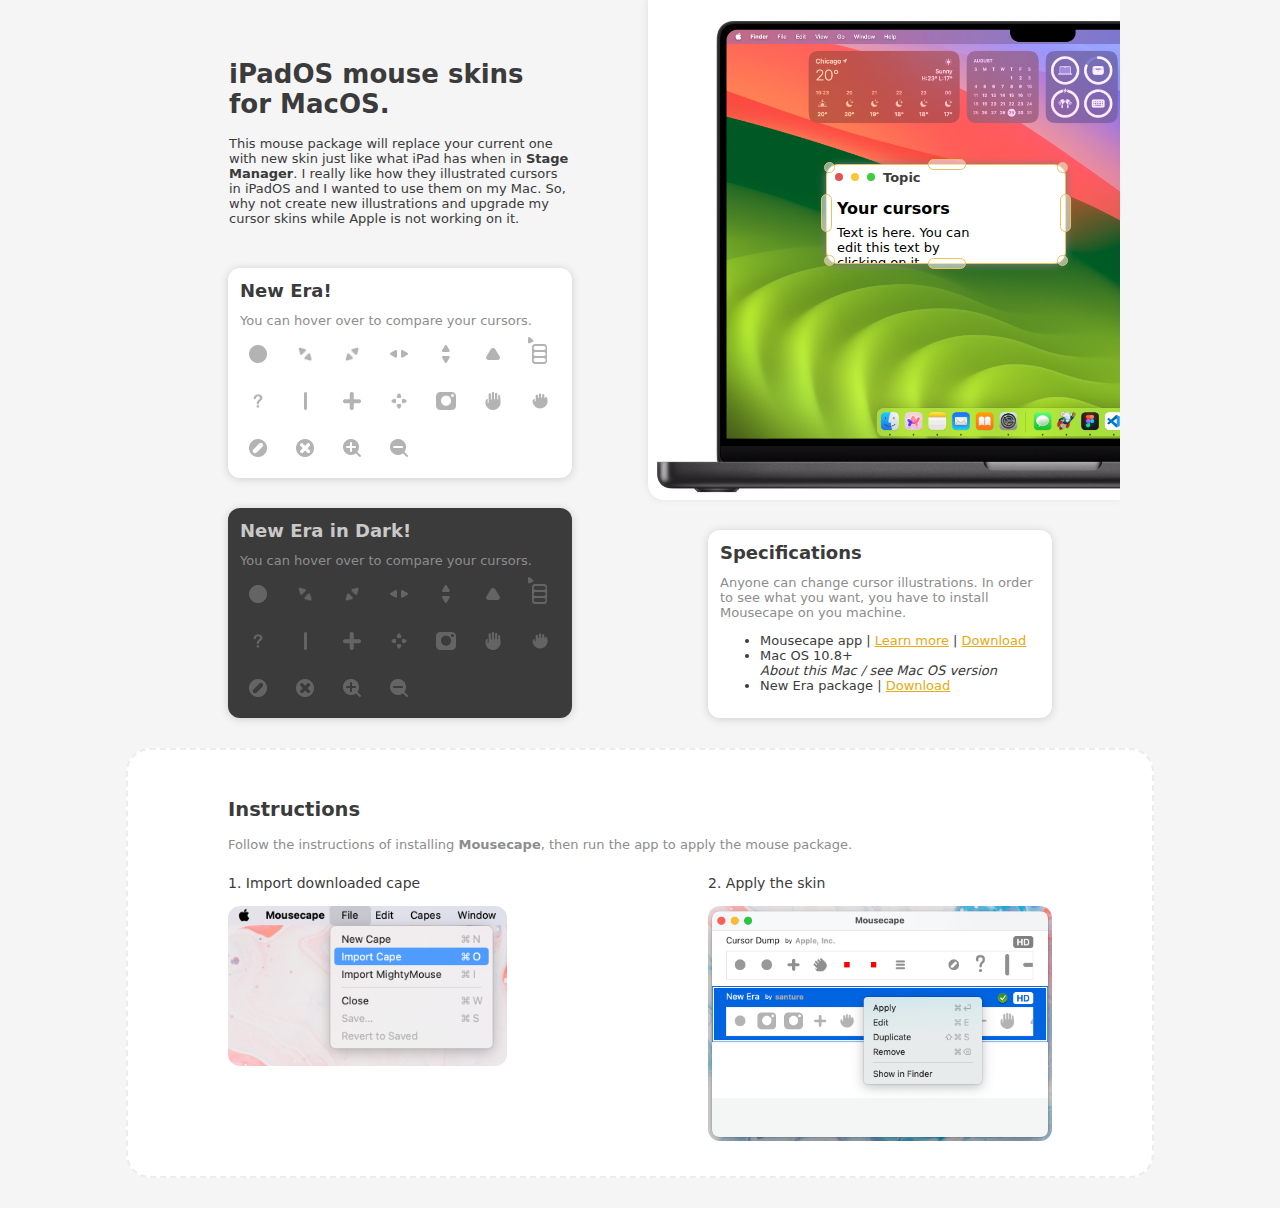
<file: index.html>
<!DOCTYPE html>
<html lang="en">

<head>
  <meta charset="UTF-8">
  <meta name="viewport" content="width=device-width, initial-scale=1.0">
  <title>New Era - Mouse Package</title>
  <link rel="stylesheet" type="text/css" href="./resizable.css" />
</head>

<body>
  <div class="two-columns">
    <div class="column">
      <div class="empty-space-sm"></div>
      <div class="card-skeleton">
        <h1>iPadOS mouse skins for MacOS.</h1>
        <p>This mouse package will replace your current one with new skin just like what iPad has when in <strong>Stage Manager</strong>.
          I really like how they illustrated cursors in iPadOS and I wanted to use them on my Mac. So, why not create
          new illustrations and upgrade my cursor skins while Apple is not working on it. </p>
      </div>
      <div class="empty-space-sm"></div>
      <div class="card">
        <div class="card-title">New Era!</div>
        <div class="card-content">
          <p>You can hover over to compare your cursors.</p>
          <div id="light-icons">
          </div>
        </div>
      </div>
      <div class="empty-space-sm"></div>
      <div class="card dark">
        <div class="card-title">New Era in Dark!</div>
        <div class="card-content">
          <p>You can hover over to compare your cursors.</p>
          <div id="dark-icons">
          </div>
        </div>
      </div>
      <div class="empty-space-sm"></div>
    </div>
    <div class="column" id="">
      <div class="demo">
        <div class="screen" id="screen">
          <div class='resizable'>
            <div class='resizers'>
              <div class='resizer top-left'></div>
              <div class='resizer top'></div>
              <div class='resizer top-right'></div>
              <div class='resizer right'></div>
              <div class='resizer bottom-left'></div>
              <div class='resizer bottom'></div>
              <div class='resizer bottom-right'></div>
              <div class='resizer left'></div>
              <div class="note">
                <div class="note-header"><span class="red"></span><span class="yellow"></span><span
                    class="green"></span><span>Topic</span></div>
                <div class="note-content">
                  <div class="title">
                    <textarea rows="1">Your cursors</textarea>
                  </div>
                  <div> <textarea rows="3">Text is here. You can edit this text by clicking on it. </textarea></div>
                </div>
              </div>
            </div>
          </div>
        </div>
      </div>
      <div class="empty-space-sm"></div>
      <div class="card">
        <div class="card-title">Specifications</div>
        <div class="card-content">
          <div class="specifications">
            <p>Anyone can change cursor illustrations. In order to see what you want, you have to install Mousecape on
              you machine. </p>
            <ul>
              <li>
                <div>
                  Mousecape app | <a href="https://github.com/alexzielenski/Mousecape">Learn more</a> | <a
                    href="https://github.com/alexzielenski/Mousecape/releases">Download</a>
                </div>
              </li>
              <li>
                <div>
                  Mac OS 10.8+
                </div>
                <div>
                  <i>About this Mac / see Mac OS version</i>
                </div>
              </li>
              <li>
                New Era package | <a href="/capes/new-era.santure.cape">Download</a>
              </li>
            </ul>
          </div>
        </div>
      </div>
      <div class="empty-space-sm"></div>
    </div>
  </div>
  <div class="card-lg">
    <div class="card-header">
      <h2>Instructions</h2>
      <p>Follow the instructions of installing <strong>Mousecape</strong>, then run the app to apply the mouse package. </p>
      <br/>
    </div>
    <div class="two-columns">
      <div class="column">
        <div class="guide">
          <span>1. Import downloaded cape</span>
          <br/>
          <div>
            <img height="160" src="images/import.png"/>
          </div>
        </div>
      </div>
      <div class="column">
        <div class="guide">
          <span>2. Apply the skin</span>
          <br/>
          <div>
            <img width="344" src="images/apply.png"/>
          </div>
        </div>
      </div>
    </div>
  </div>
  <div class="empty-space-sm"></div>
  <script src="./resizable.js"></script>
  <script src="./icons.js"></script>
</body>

</html>
</file>
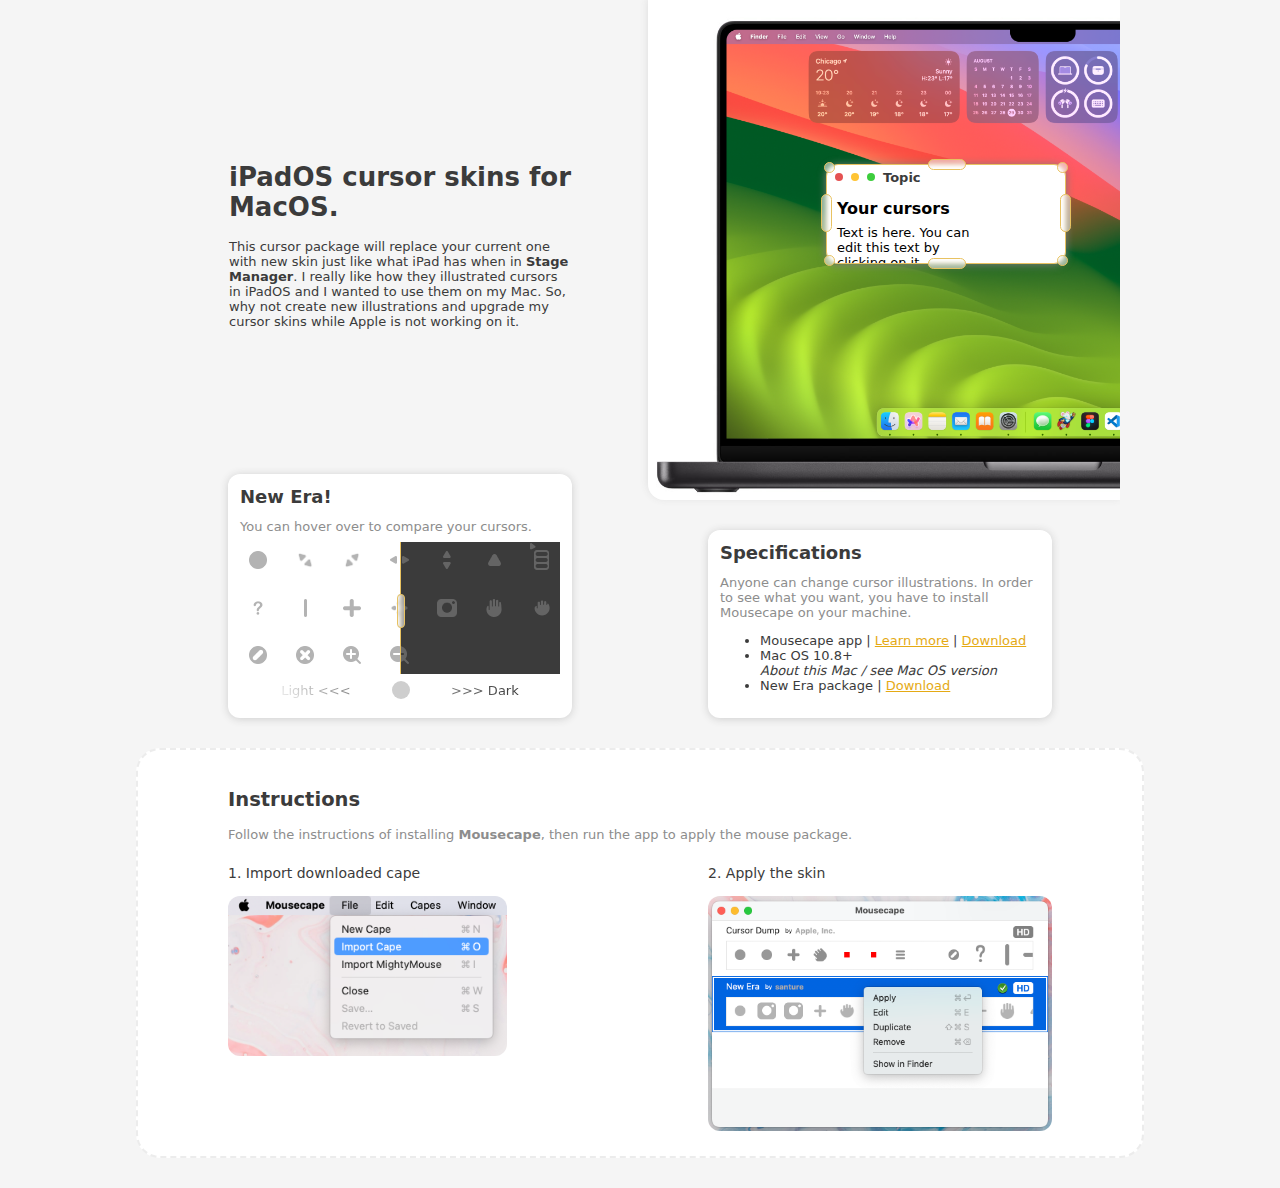
<file: public/index.html>
<!DOCTYPE html>
<html lang="en">

<head>
  <meta charset="UTF-8">
  <meta name="viewport" content="width=device-width, initial-scale=1.0">
  <title>New Era - Mouse Package</title>
  <link rel="stylesheet" type="text/css" href="./resizable.css" />
</head>

<body>
  <div class="two-columns">
    <div class="column">
      <div class="empty-space-sm"></div>
      <div class="card-skeleton">
        <h1>iPadOS cursor skins for MacOS.</h1>
        <p>This cursor package will replace your current one with new skin just like what iPad has when in <strong>Stage
            Manager</strong>.
          I really like how they illustrated cursors in iPadOS and I wanted to use them on my Mac. So, why not create
          new illustrations and upgrade my cursor skins while Apple is not working on it. </p>
      </div>
      <div class="empty-space-sm"></div>
      <div class="card">
        <div class="card-title">New Era!</div>
        <div class="card-content">
          <p>You can hover over to compare your cursors.</p>
          <div class="both-icons">
            <div id="light-icons">
            </div>
            <div id="dark-icons">
            </div>
            <div id="handler">
              <div class="slider"></div>
            </div>
          </div>
          <div class="bottom-caption">
            <span class="light-indicator">Light    <<<</span>
            <span class="drag-indicator"></span>
            <span class="dark-indicator"> >>> Dark</span>
          </div>
        </div>
      </div>

      <div class="empty-space-sm"></div>
    </div>
    <div class="column" id="">
      <div class="demo">
        <div class="screen" id="screen">
          <div class='resizable'>
            <div class='resizers'>
              <div class='resizer top-left'></div>
              <div class='resizer top'></div>
              <div class='resizer top-right'></div>
              <div class='resizer right'></div>
              <div class='resizer bottom-left'></div>
              <div class='resizer bottom'></div>
              <div class='resizer bottom-right'></div>
              <div class='resizer left'></div>
              <div class="note">
                <div class="note-header"><span class="red"></span><span class="yellow"></span><span
                    class="green"></span><span>Topic</span></div>
                <div class="note-content">
                  <div class="title">
                    <textarea rows="1">Your cursors</textarea>
                  </div>
                  <div> <textarea rows="3">Text is here. You can edit this text by clicking on it. </textarea></div>
                </div>
              </div>
            </div>
          </div>
        </div>
      </div>
      <div class="empty-space-sm"></div>
      <div class="card">
        <div class="card-title">Specifications</div>
        <div class="card-content">
          <div class="specifications">
            <p>Anyone can change cursor illustrations. In order to see what you want, you have to install Mousecape on
              your machine. </p>
            <ul>
              <li>
                <div>
                  Mousecape app | <a target="_blank" href="https://github.com/alexzielenski/Mousecape">Learn more</a> |
                  <a target="_blank" href="https://github.com/alexzielenski/Mousecape/releases">Download</a>
                </div>
              </li>
              <li>
                <div>
                  Mac OS 10.8+
                </div>
                <div>
                  <i>About this Mac / see Mac OS version</i>
                </div>
              </li>
              <li>
                New Era package | <a download="new-era.santure.cape" href="./capes/new-era.santure.cape">Download</a>
              </li>
            </ul>
          </div>
        </div>
      </div>
      <div class="empty-space-sm"></div>
    </div>
  </div>
  <div class="card-lg">
    <div class="card-header">
      <h2>Instructions</h2>
      <p>Follow the instructions of installing <strong>Mousecape</strong>, then run the app to apply the mouse package.
      </p>
      <br />
    </div>
    <div class="two-columns">
      <div class="column">
        <div class="guide">
          <span>1. Import downloaded cape</span>
          <br />
          <div>
            <img height="160" src="images/import.png" />
          </div>
        </div>
      </div>
      <div class="column">
        <div class="guide">
          <span>2. Apply the skin</span>
          <br />
          <div>
            <img width="344" src="images/apply.png" />
          </div>
        </div>
      </div>
    </div>
  </div>
  <div class="empty-space-sm"></div>
  <script src="./resizable.js"></script>
  <script src="./icons.js"></script>
  <script src="./slider.js"></script>
</body>

</html>
</file>
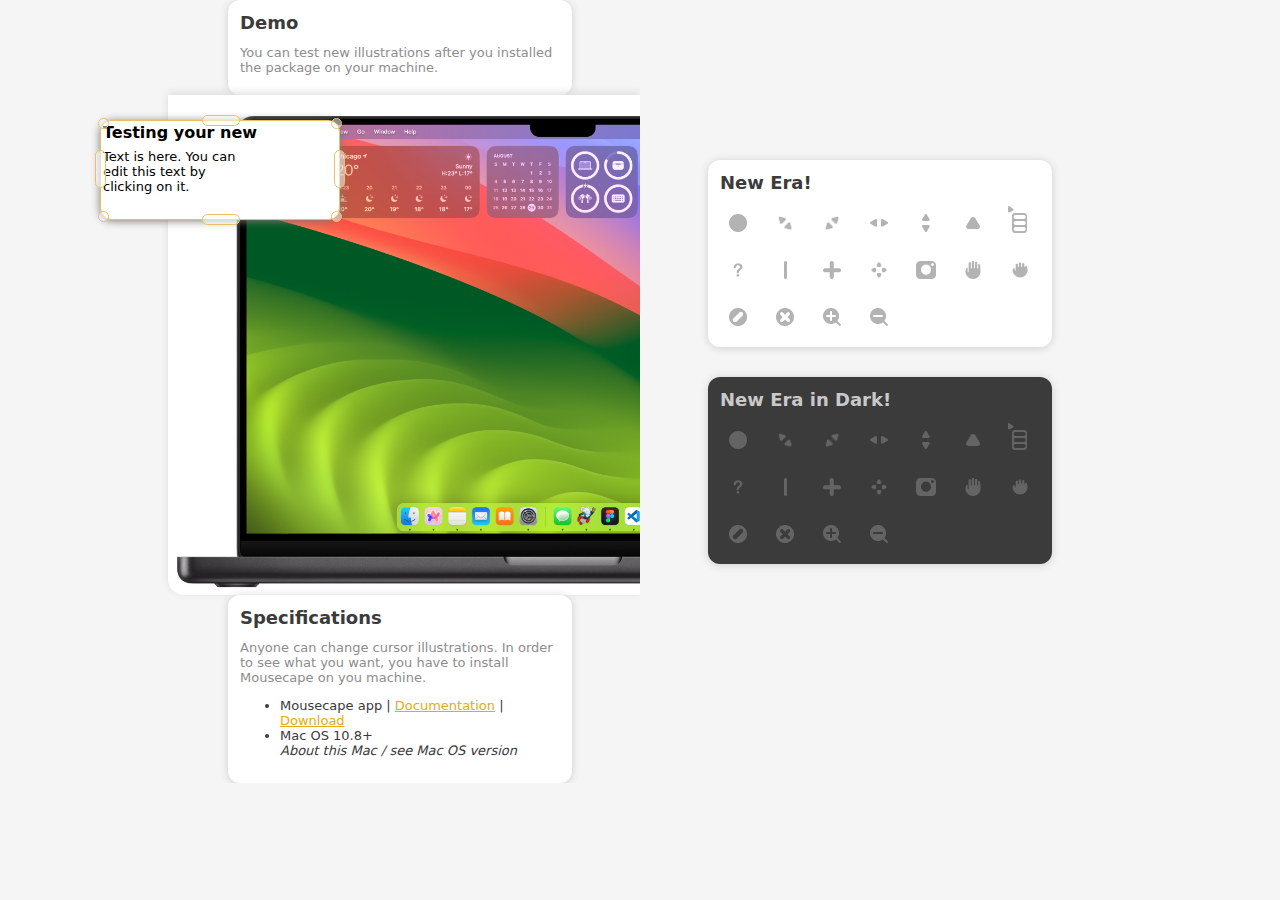
<file: resize.html>
<!DOCTYPE html>
<html lang="en">
<head>
  <meta charset="UTF-8">
  <meta name="viewport" content="width=device-width, initial-scale=1.0">
  <title>Resizer</title>
  <link rel="stylesheet" type="text/css" href="./resizable.css"/>
</head>
<body>
  <div class="two-columns">
    <div class="column">
      <div class="card">
        <div class="card-title">Demo</div>
        <div class="card-content">
          <p>
            You can test new illustrations after you installed the package on your machine. 
          </p>
        </div>
      </div>
      <div class="demo">
        <div class='resizable'>
          <div class='resizers'>
            <div class='resizer top-left' ></div>
            <div class='resizer top'></div>
            <div class='resizer top-right'></div>
            <div class='resizer right'></div>
            <div class='resizer bottom-left'></div>
            <div class='resizer bottom'></div>
            <div class='resizer bottom-right'></div>
            <div class='resizer left'></div>
            <div class="note">
              <div class="title">
                <textarea rows="1">Testing your new cursors</textarea>
              </div>
              <div> <textarea rows="3">Text is here. You can edit this text by clicking on it. </textarea></div>
            </div>
          </div>
        </div>
      </div>
      <div class="card">
        <div class="card-title">Specifications</div>
        <div class="card-content">
          <div class="specifications">
            <p>Anyone can change cursor illustrations. In order to see what you want, you have to install Mousecape on you machine. </p>
            <ul>
              <li>
                <div>
                  Mousecape app | <a href="https://github.com/alexzielenski/Mousecape">Documentation</a> |  <a href="https://github.com/alexzielenski/Mousecape/releases">Download</a>
                </div>
              </li>
              <li>
                <div>
                  Mac OS 10.8+ 
                </div>
                <div>
                  <i>About this Mac / see Mac OS version</i>
                </div>
              </li>
              
            </ul>
          </div>
        </div>
      </div>
    </div>
    <div class="column">
      <div class="empty-space"></div>
      <div class="card">
        <div class="card-title">New Era!</div>
        <div class="card-content">
          <div id="light-icons">
          </div>
        </div>
      </div>
      <div class="empty-space-sm"></div>
      <div class="card dark">
        <div class="card-title">New Era in Dark!</div>
        <div class="card-content">
          <div id="dark-icons">
          </div>
        </div>
      </div>
    </div>
  </div>
  <script src="./resizable.js"></script>
  <script src="./icons.js"></script>
</body>
</html>
</file>
<file: resizable.css>
body,
html {
  background: #f5f5f5;
  color: #3b3b3b;
  margin: 0;
  padding: 0;
  box-sizing: 0;
  font-size: 13px;
  font-family: system-ui, -apple-system, BlinkMacSystemFont, 'Segoe UI', Roboto, Oxygen, Ubuntu, Cantarell, 'Open Sans', 'Helvetica Neue', sans-serif;
}

h4 {
  margin: 0;
}

.title textarea {
  font-size: 16px;
  font-weight: 600;

}

p,
textarea {
  font-size: 13px;
  margin: 0;
  font-family: system-ui, -apple-system, BlinkMacSystemFont, 'Segoe UI', Roboto, Oxygen, Ubuntu, Cantarell, 'Open Sans', 'Helvetica Neue', sans-serif;
}

textarea {
  border: none;
  appearance: none;
  resize: none;
  outline: none;
}

a {
  color: #e5aa14;
}

textarea::selection {
  background-color: #e8c26140;
  color: #e5aa14;
}

.note {
  overflow: hidden;
}
.note-header {
  height: 8px;
  display: inline-flex;
  gap: 8px;
  padding: 8px;
  width: 100%;    
  align-items: center;
  font-weight: 600;
}
.red, .yellow, .green {
  display: block;
  width: 8px;
  height: 8px;
  border-radius: 4px;
}
.red {
  background-color: #e55252;
}

.yellow {
  background-color: #ffc434;
}

.green {
  background-color: #3dcd3d;
}
.note-content {
  padding: 8px;
}
.resizable {
  width: 240px;
  height: 100px;
  position: absolute;
  top: 120px;
  left: 100px;
}

.resizable .resizers {
  width: 100%;
  height: 100%;
  border: 1px solid #e8c261;
  box-sizing: border-box;
  border-radius: 12px;
  overflow: hidden;
  box-shadow: 0 1px 8px #7b7b7b;
  background-color: white;
}

.resizable .resizers .resizer {
  border-radius: 9px;
  /*magic to turn square into circle*/
  background: rgba(255, 255, 255, 0.5);
  border: 1px solid #e8c261;
  position: absolute;
}

.resizer.top {
  left: 50%;
  top: -5px;
  width: 36px;
  height: 9px;
  cursor: ns-resize;
  transform: translate(-18px, 0px);
}

.resizer.right {
  right: -5px;
  bottom: 50%;
  width: 9px;
  height: 36px;
  cursor: ew-resize;
  transform: translate(0px, 18px);
}

.resizer.bottom {
  left: 50%;
  bottom: -5px;
  width: 36px;
  height: 9px;
  cursor: ns-resize;
  transform: translate(-18px, 0px);
}

.resizer.left {
  left: -5px;
  bottom: 50%;
  width: 9px;
  height: 36px;
  cursor: ew-resize;
  transform: translate(0px, 18px);
}

.resizer.top-right {
  right: -5px;
  top: -5px;
  width: 9px;
  height: 9px;
  cursor: nesw-resize;
  transform: translate(-3px, 3px);
}

.resizer.top-left {
  left: -5px;
  top: -5px;
  width: 9px;
  height: 9px;
  cursor: nwse-resize;
  transform: translate(3px, 3px);
}

.resizer.bottom-right {
  right: -5px;
  bottom: -5px;
  width: 9px;
  height: 9px;
  cursor: nwse-resize;
  transform: translate(-3px, -3px);
}

.resizer.bottom-left {
  left: -5px;
  bottom: -5px;
  width: 9px;
  height: 9px;
  cursor: nesw-resize;
  transform: translate(3px, -3px);
}

.moving-left {
  cursor: e-resize !important
}

.moving-right {
  cursor: w-resize !important
}

.moving-top {
  cursor: s-resize !important
}

.moving-bottom {
  cursor: n-resize !important
}

.moving-top-left {
  cursor: se-resize !important
}

.moving-top-right {
  cursor: sw-resize !important
}

.moving-bottom-left {
  cursor: ne-resize !important
}

.moving-bottom-right {
  cursor: nw-resize !important
}

.two-columns {
  display: flex;
  flex-direction: row;
  max-width: 960px;
  justify-content: center;
  flex-wrap: wrap;
  margin: auto;
}

.column {
  display: flex;
  flex-direction: column;
  min-width: 480px;
  width: 50%;
  overflow-x: auto;
}

.demo {
  height: 500px;
  background-image: url(./images/mbp-screen.png);
  background-repeat: no-repeat;
  background-size: 240%;
  background-position-x: 26%;
  border-bottom-left-radius: 16px;    
  box-shadow: 0 -2px 8px #dcdcdc;
  margin-left: 8px;
}

.screen {
  display: block;
  position: relative;
  width: 395px;
  height: 395px;
  top: 44px;
  left: 78px;
  overflow: hidden;
}
.card-skeleton {
  max-width: 342px;
  margin: auto;
}
.card {
  background-color: white;
  box-shadow: 0 1px 8px #cecece;
  padding: 12px;
  border-radius: 12px;
  max-width: 320px;
  width: 320px;
  margin: 0 auto;
}

.card.dark {
  background: #3b3b3b;
}

.card.dark {
  color: rgb(201, 201, 201);
}

.card p, .card-lg p {
  margin-bottom: 8px;
  color: rgb(141, 141, 141);
}

.card-title {
  font-size: 18px;
  margin-bottom: 12px;
  font-weight: 600;
}

.empty-space-sm {
  display: block;
  height: 30px;
}

.empty-space {
  display: block;
  height: 160px;
}

#light-icons,
#dark-icons {
  display: flex;
  flex-wrap: wrap;
  gap: 11px;
}

.icon {
  display: flex;
  align-items: center;
  justify-content: center;
}

.mouse-icon {
  width: 36px;
  height: 36px;
  display: flex;
  align-items: center;
  justify-content: center;
}

.one-column {
  width: 960px;
  margin: auto;
}

.row {
  display: inline-flex;
  margin: auto;
  width: 100%;
  justify-content: center;
  gap: 60px;
}
.card-lg {
  background-color: white;
  border-radius: 24px;
  width: 960px;
  margin: 0 auto;
  padding: 32px;
  border: 2px dashed #ececec;
}
.card-lg .card-header {
  width: calc(100% - 136px);
  margin: auto;
}
.guide {
  width: 344px;
  margin: 0 auto;
  display: flex;
  flex-direction: column;
  align-items: start;
  justify-content: flex-start;
}
.guide span {
  font-size: 14px;
}
.guide img{
  border-radius: 12px;
  max-width: 480px;
}
</file>
<file: public/resizable.css>
body,
html {
  background: #f5f5f5;
  color: #3b3b3b;
  margin: 0;
  padding: 0;
  box-sizing: 0;
  font-size: 13px;
  overflow-x: hidden;
  font-family: system-ui, -apple-system, BlinkMacSystemFont, 'Segoe UI', Roboto, Oxygen, Ubuntu, Cantarell, 'Open Sans', 'Helvetica Neue', sans-serif;
}


h4 {
  margin: 0;
}

.title textarea {
  font-size: 16px;
  font-weight: 600;

}

p,
textarea {
  font-size: 13px;
  margin: 0;
  font-family: system-ui, -apple-system, BlinkMacSystemFont, 'Segoe UI', Roboto, Oxygen, Ubuntu, Cantarell, 'Open Sans', 'Helvetica Neue', sans-serif;
}

textarea {
  border: none;
  appearance: none;
  resize: none;
  outline: none;
}

a {
  color: #e5aa14;
}

textarea::selection {
  background-color: #e8c26140;
  color: #e5aa14;
}

.note {
  overflow: hidden;
}
.note-header {
  height: 8px;
  display: inline-flex;
  gap: 8px;
  padding: 8px;
  width: 100%;    
  align-items: center;
  font-weight: 600;
}
.red, .yellow, .green {
  display: block;
  width: 8px;
  height: 8px;
  border-radius: 4px;
}
.red {
  background-color: #e55252;
}

.yellow {
  background-color: #ffc434;
}

.green {
  background-color: #3dcd3d;
}
.note-content {
  padding: 8px;
}
.resizable {
  width: 240px;
  height: 100px;
  position: absolute;
  top: 120px;
  left: 100px;
}

.resizable .resizers {
  width: 100%;
  height: 100%;
  border: 1px solid #e8c261;
  box-sizing: border-box;
  border-radius: 12px;
  overflow: hidden;
  box-shadow: 0 1px 8px #7b7b7b;
  background-color: white;
}

.resizable .resizers .resizer {
  border-radius: 9px;
  /*magic to turn square into circle*/
  background: rgba(255, 255, 255, 0.5);
  border: 1px solid #e8c261;
  backdrop-filter: blur(2px);
  position: absolute;
}

.resizer.top {
  left: 50%;
  top: -5px;
  width: 36px;
  height: 9px;
  cursor: ns-resize;
  transform: translate(-18px, 0px);
}

.resizer.right {
  right: -5px;
  bottom: 50%;
  width: 9px;
  height: 36px;
  cursor: ew-resize;
  transform: translate(0px, 18px);
}

.resizer.bottom {
  left: 50%;
  bottom: -5px;
  width: 36px;
  height: 9px;
  cursor: ns-resize;
  transform: translate(-18px, 0px);
}

.resizer.left {
  left: -5px;
  bottom: 50%;
  width: 9px;
  height: 36px;
  cursor: ew-resize;
  transform: translate(0px, 18px);
}

.resizer.top-right {
  right: -5px;
  top: -5px;
  width: 9px;
  height: 9px;
  cursor: nesw-resize;
  transform: translate(-3px, 3px);
}

.resizer.top-left {
  left: -5px;
  top: -5px;
  width: 9px;
  height: 9px;
  cursor: nwse-resize;
  transform: translate(3px, 3px);
}

.resizer.bottom-right {
  right: -5px;
  bottom: -5px;
  width: 9px;
  height: 9px;
  cursor: nwse-resize;
  transform: translate(-3px, -3px);
}

.resizer.bottom-left {
  left: -5px;
  bottom: -5px;
  width: 9px;
  height: 9px;
  cursor: nesw-resize;
  transform: translate(3px, -3px);
}

.moving-left {
  cursor: e-resize !important
}

.moving-right {
  cursor: w-resize !important
}

.moving-top {
  cursor: s-resize !important
}

.moving-bottom {
  cursor: n-resize !important
}

.moving-top-left {
  cursor: se-resize !important
}

.moving-top-right {
  cursor: sw-resize !important
}

.moving-bottom-left {
  cursor: ne-resize !important
}

.moving-bottom-right {
  cursor: nw-resize !important
}

.two-columns {
  display: flex;
  flex-direction: row;
  max-width: 960px;
  justify-content: center;
  flex-wrap: wrap;
  margin: auto;
  overflow-x: hidden;
}

.column {
  display: flex;
  flex-direction: column;
  min-width: 480px;
  width: 50%;
  overflow-x: hidden;
}

.demo {
  height: 500px;
  background-image: url(./images/mbp-screen.png);
  background-repeat: no-repeat;
  background-size: 240%;
  background-position-x: 26%;
  border-bottom-left-radius: 16px;    
  box-shadow: 0 -2px 8px #dcdcdc;
  margin-left: 8px;
}

.screen {
  display: block;
  position: relative;
  width: 395px;
  height: 395px;
  top: 44px;
  left: 78px;
  overflow: hidden;
}
.card-skeleton {
  max-width: 342px;
  margin: auto;
}
.card {
  background-color: white;
  box-shadow: 0 1px 8px #cecece;
  padding: 12px;
  border-radius: 12px;
  max-width: 320px;
  width: 320px;
  margin: 0 auto;
}

.card.dark {
  background: #3b3b3b;
}

.card.dark {
  color: rgb(201, 201, 201);
}

.card p, .card-lg p {
  margin-bottom: 8px;
  color: rgb(141, 141, 141);
}

.card-title {
  font-size: 18px;
  margin-bottom: 12px;
  font-weight: 600;
}

.empty-space-sm {
  display: block;
  height: 30px;
}

.empty-space {
  display: block;
  height: 160px;
}

.both-icons {
  position: relative;
  height: 132px;
}

#light-icons,
#dark-icons {
  display: grid;
  grid-template-columns: auto auto auto auto auto auto auto;

  max-width: 320px;
  height: 132px;
  gap: 11px;
  position: absolute;
  overflow: hidden;
}

#light-icons {
  background-color: #ffffff;
  z-index: 1;
  width: 160px;
}

#dark-icons {
  background-color: #3b3b3b;
  width: 320px;
}

#handler {
  width: 1px;
  height: 132px;
  background-color: #e8c261;
  display: block;
  z-index: 2;
  position: absolute;
  left: 160px;
  top: 0;
  cursor: ew-resize;
}

.slider {
  border-radius: 9px;
  /*magic to turn square into circle*/
  background: rgba(255, 255, 255, 0.5);
  border: 1px solid #e8c261;
  backdrop-filter: blur(2px);
  width: 6px;
  height: 32px;
  left: -3px;
  top: 52px;
  position: absolute;
}

.icon {
  display: flex;
  align-items: center;
  justify-content: center;
}

.mouse-icon {
  width: 36px;
  height: 36px;
  display: flex;
  align-items: center;
  justify-content: center;
}

.one-column {
  width: 960px;
  margin: auto;
}

.row {
  display: inline-flex;
  margin: auto;
  width: 100%;
  justify-content: center;
  gap: 60px;
}
.card-lg {
  background-color: white;
  border-radius: 24px;
  max-width: 960px;
  margin: 0 auto;
  padding: 22px;
  border: 2px dashed #ececec;
}
.card-lg .card-header {
  width: calc(100% - 136px);
  margin: auto;
}

.guide {
  width: 344px;
  margin: 0 auto;
  display: flex;
  flex-direction: column;
  align-items: start;
  justify-content: flex-start;
}
.guide span {
  font-size: 14px;
}
.guide img{
  border-radius: 12px;
  max-width: 480px;
}

@media screen and (max-width: 600px) {
  .card-lg .card-header {
    width: calc(100%);
    margin: auto;
  }
}

.bottom-caption {
  display: inline-flex;
  align-items: center;
  justify-content: space-evenly;
  width: 100%;
  height: 32px;
}

.drag-indicator {
  display: block;
  width: 18px;
  height: 18px;
  border-radius: 16px;
  background-color: #cecece;
	animation: pulse 2s infinite;
}

@keyframes pulse {
	0% {
		opacity: 1;
	}

	50% {
		opacity: 0.4;
	}

	100% {
		opacity: 1;
	}
}

.light-indicator {
  background: -webkit-linear-gradient(45deg, #eee, #7e7e7e);
  -webkit-background-clip: text;
  -webkit-text-fill-color: transparent;
}

.dark-indicator {
  background: -webkit-linear-gradient(45deg, #7e7e7e, #333);
  -webkit-background-clip: text;
  -webkit-text-fill-color: transparent;
}
</file>
